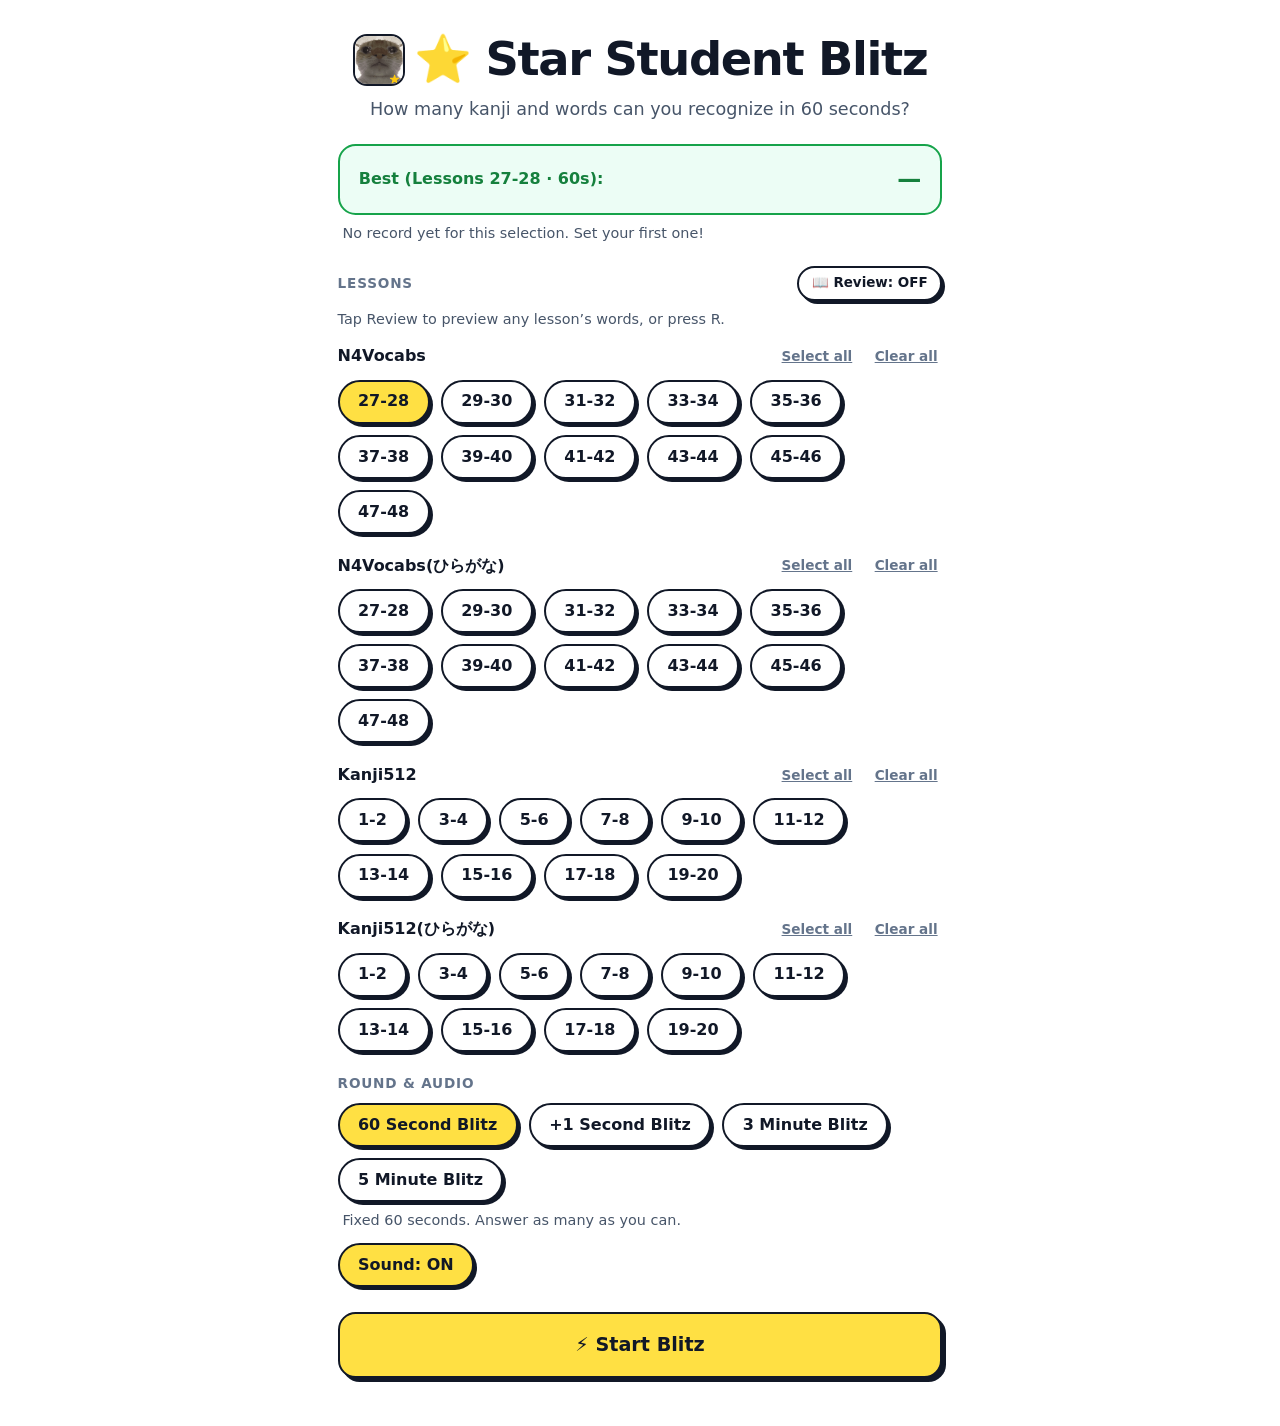
<file: index.html>
<!doctype html>
<html lang="en">
<head>
<meta charset="utf-8">
<meta name="viewport" content="width=device-width, initial-scale=1, viewport-fit=cover">
<title>Star Student Blitz</title>
<meta name="theme-color" content="#ffe043">
<meta name="apple-mobile-web-app-capable" content="yes">
<meta name="apple-mobile-web-app-title" content="Star Student Blitz">
<meta name="apple-mobile-web-app-status-bar-style" content="default">
<meta name="mobile-web-app-capable" content="yes">
<link rel="manifest" href="./manifest.webmanifest">
<link rel="apple-touch-icon" sizes="180x180" href="./icons/apple-touch-icon-180.png">
<link rel="icon" sizes="192x192" type="image/png" href="./icons/icon-192.png">
<link rel="icon" href="./favicon.ico" sizes="any">
<link rel="stylesheet" href="./styles.css">
</head>
<body>
<noscript><p style="padding:1rem;text-align:center">Star Student Blitz needs JavaScript enabled.</p></noscript>
<main>

<section id="setup">
  <h1 class="brand"><img src="./icons/apple-touch-icon-180.png" alt="" width="52" height="52"><span>⭐ Star Student Blitz</span></h1>
  <p class="sub" id="sub"></p>
  <div class="best"><span id="bestLbl">Best:</span><b id="bestPts">—</b></div>
  <p class="bestsub" id="bestSub"></p>

  <div class="lbl"><span>Lessons</span><button class="chip review-toggle" id="reviewBtn" type="button" aria-pressed="false" aria-controls="peek">📖 Review: OFF</button></div>
  <p class="bestsub review-hint" id="rvHint" role="status"></p>
  <div id="chips"></div>

  <div class="lbl"><span>Round &amp; audio</span></div>
  <div class="row" id="modes"></div>
  <p class="bestsub" id="modeNote"></p>
  <div class="row" style="margin-top:.8rem"><button class="chip" id="snd" aria-pressed="true">Sound: ON</button></div>

  <button class="btn y go" id="start">⚡ Start Blitz</button>

  <div id="histWrap"><div class="lbl"><span>Recent rounds</span><button class="link" id="reset">Reset records</button></div><ul class="hist" id="hist"></ul></div>
</section>

<section id="play" hidden>
  <div class="hud">
    <div class="tm" id="tmBox"><small>Time</small><b id="tm">60</b><span class="pop tp" id="tpop">+1s</span></div>
    <div class="sc"><small>Score</small><b id="sc">0</b></div>
    <div class="streak" id="stk">Streak 0</div>
  </div>
  <div class="bar"><i id="bar"></i></div>
  <div class="card"><span class="pop" id="pop"></span><div class="kanji" id="k" lang="ja"></div><p class="ask">What does it mean?</p></div>
  <div class="opts" id="opts" aria-live="polite"></div>
  <p style="margin:1.2rem 0 0;display:flex;justify-content:center;gap:1.6rem"><button class="link" id="pz">Pause (Esc)</button><button class="link" id="quit">End round</button></p>
</section>

<section id="result" hidden>
  <div class="big"><div id="nb"></div><small style="color:var(--label);font-weight:800">TIME’S UP · FINAL SCORE</small><b id="rs">0</b><span id="rl" style="color:var(--muted);font-weight:700"></span></div>
  <div class="stats" id="rstats"></div>
  <div id="missWrap"><div class="lbl"><span id="missTitle">Review wrong answers</span></div><ul class="miss" id="miss"></ul></div>
  <div class="two"><button class="btn y" id="again">⚡ Play again</button><button class="btn" id="back">Change lessons</button></div>
</section>

</main>
<div class="peek" id="peek" hidden role="dialog" aria-label="Lesson word review"></div>
<div class="ov" id="pause" hidden role="dialog" aria-modal="true" aria-label="Paused">
  <div class="pm"><h2>⏸ Paused</h2><p>The timer is stopped.</p>
    <button class="btn y" id="resume">▶ Resume</button>
    <button class="btn" id="restart">↻ Restart</button>
    <button class="btn" id="home">⌂ Main page</button>
    <small>Press Esc to resume</small></div>
</div>
<script src="./data.js"></script>
<script src="./app.js"></script>
</body>
</html>
</file>
<file: styles.css>
:root{--bg:#fff;--surface:#fff;--ink:#111827;--muted:#475569;--label:#64748b;--line:#111827;--shadow:#111827;--yellow:#ffe043;--on-y:#111827;--good:#15803d;--good-bg:#ecfdf5;--good-line:#16a34a;--bad:#b91c1c;--bad-bg:#fee2e2;--warn-bg:#fef3c7;--warn:#92400e;--warn-line:#d97706;box-sizing:border-box;padding-top:env(safe-area-inset-top,0px);padding-bottom:env(safe-area-inset-bottom,0px)}
@media (prefers-color-scheme:dark){:root:not([data-theme="light"]){--bg:#0b1220;--surface:#131c2e;--ink:#f1f5f9;--muted:#cbd5e1;--label:#94a3b8;--line:#e2e8f0;--shadow:#e2e8f0;--good:#4ade80;--good-bg:#052e1b;--good-line:#22c55e;--bad:#fca5a5;--bad-bg:#450a0a;--warn-bg:#422006;--warn:#fcd34d;--warn-line:#f59e0b}}
:root[data-theme="dark"]{--bg:#0b1220;--surface:#131c2e;--ink:#f1f5f9;--muted:#cbd5e1;--label:#94a3b8;--line:#e2e8f0;--shadow:#e2e8f0;--good:#4ade80;--good-bg:#052e1b;--good-line:#22c55e;--bad:#fca5a5;--bad-bg:#450a0a;--warn-bg:#422006;--warn:#fcd34d;--warn-line:#f59e0b}
*,*::before,*::after{box-sizing:inherit}
html,body{margin:0}
html{-webkit-text-size-adjust:100%}
body{background:var(--bg);color:var(--ink);font:16px/1.4 "Segoe UI",system-ui,-apple-system,"Hiragino Sans","Yu Gothic",sans-serif;min-height:100%}
main{max-width:640px;margin:0 auto;padding:1.5rem 1.1rem 3rem}
[hidden]{display:none!important}
h1{font-size:clamp(2rem,8vw,2.9rem);font-weight:900;letter-spacing:-.03em;text-align:center;margin:.2rem 0 .3rem}
.brand{display:flex;align-items:center;justify-content:center;flex-wrap:wrap;gap:.6rem}
.brand img{width:52px;height:52px;object-fit:cover;border:2.5px solid var(--line);border-radius:14px;flex:none}
.sub{text-align:center;color:var(--muted);font-size:1.1rem;margin:0 0 1.4rem}
.lbl{color:var(--label);font-weight:800;font-size:.85rem;letter-spacing:.06em;text-transform:uppercase;margin:1.4rem 0 .6rem;display:flex;justify-content:space-between;align-items:center;gap:.5rem}
.lbl .mini{display:flex;gap:.9rem}
.part{display:flex;justify-content:space-between;align-items:center;gap:.5rem;margin:1.1rem 0 .55rem;font-weight:800;color:var(--ink)}.part:first-child{margin-top:0}.part .mini{display:flex;gap:.8rem}.part .link{font-size:.85rem}
.row{display:flex;flex-wrap:wrap;gap:.7rem}
button{font:inherit;color:inherit;cursor:pointer;touch-action:manipulation}
.chip,.btn{border:2.5px solid var(--line);border-radius:999px;background:var(--surface);color:var(--ink);font-weight:800;padding:.55rem 1.15rem;box-shadow:3px 3px 0 var(--shadow);transition:transform .08s,box-shadow .08s}
.chip:active,.btn:active,.opt:active{transform:translate(2px,2px);box-shadow:1px 1px 0 var(--shadow)}
.chip[aria-pressed="true"],.btn.y{background:var(--yellow);color:var(--on-y)}
.btn.pill{border-color:var(--warn-line);background:var(--warn-bg);color:var(--warn);box-shadow:none;cursor:default}
.btn.go{display:flex;width:100%;justify-content:center;gap:.6rem;border-radius:1.1rem;padding:1.1rem;font-size:1.2rem;margin-top:1.6rem;box-shadow:4px 4px 0 var(--shadow)}
.btn.go:disabled{opacity:.45;cursor:not-allowed}
.link{background:none;border:0;color:var(--label);font-weight:700;text-decoration:underline;padding:.3rem}
:focus-visible{outline:3px solid #2563eb;outline-offset:3px}
.best{display:flex;justify-content:space-between;align-items:center;gap:1rem;border:2.5px solid var(--good-line);background:var(--good-bg);color:var(--good);border-radius:1.1rem;padding:1.05rem 1.2rem;font-weight:800;box-shadow:0 0 0 0}
.best b{font-size:1.5rem;white-space:nowrap}
.bestsub{color:var(--muted);font-size:.9rem;margin:.5rem .3rem 0}
.hist{list-style:none;margin:0;padding:0;display:grid;gap:.4rem}
.hist li{display:flex;justify-content:space-between;gap:1rem;border-bottom:1.5px dashed var(--label);padding:.35rem 0;color:var(--muted);font-size:.95rem}
.hist b{color:var(--ink)}
/* play */
.hud{display:grid;grid-template-columns:auto 1fr auto;gap:1rem;align-items:end;margin-bottom:.7rem}
.hud small{display:block;color:var(--label);font-weight:800;font-size:.75rem;text-transform:uppercase;letter-spacing:.06em}
.hud b{font-size:2rem;font-weight:900;line-height:1;font-variant-numeric:tabular-nums}
.hud .sc{text-align:center}
.hud .tm.low b{color:var(--bad)}
.streak{border:2.5px solid var(--line);border-radius:999px;padding:.35rem .8rem;font-weight:800;background:var(--surface);white-space:nowrap}
.streak.hot{background:var(--yellow);color:var(--on-y)}
.bar{height:14px;border:2.5px solid var(--line);border-radius:99px;overflow:hidden;background:var(--surface)}
.bar i{display:block;height:100%;width:100%;background:var(--yellow);transform-origin:left}
.card{position:relative;border:2.5px solid var(--line);border-radius:1.4rem;background:var(--surface);box-shadow:5px 5px 0 var(--shadow);text-align:center;padding:2rem 1rem 1.4rem;margin:1.2rem 0}
.kanji{font-family:"Hiragino Sans","Yu Gothic","Noto Sans JP","Meiryo",sans-serif;font-weight:700;font-size:clamp(3rem,15vw,5.5rem);line-height:1.15;overflow-wrap:anywhere}
.kanji.long{font-size:clamp(2.2rem,10vw,3.8rem)}
.ask{margin:.6rem 0 0;color:var(--label);font-weight:700;font-size:.9rem}
.pop{position:absolute;right:1rem;top:.7rem;font-weight:900;color:var(--good);opacity:0;pointer-events:none}
.pop.show{animation:pop .7s ease-out}
@keyframes pop{0%{opacity:1;transform:translateY(6px)}100%{opacity:0;transform:translateY(-14px)}}
.opts{display:grid;grid-template-columns:1fr 1fr;gap:.8rem}
@media(max-width:430px){.opts{grid-template-columns:1fr}}
.opt{display:flex;gap:.7rem;align-items:center;text-align:left;border:2.5px solid var(--line);border-radius:1rem;background:var(--surface);color:var(--ink);font-weight:800;font-size:1.05rem;padding:.95rem 1rem;box-shadow:3px 3px 0 var(--shadow);min-height:3.6rem}
.opt kbd{flex:none;display:grid;place-items:center;width:1.7rem;height:1.7rem;border:2px solid var(--line);border-radius:.45rem;font:800 .8rem inherit;font-family:inherit}
.opt.good{background:var(--good-bg);border-color:var(--good-line);color:var(--good)}
.opt.bad{background:var(--bad-bg);border-color:var(--bad);color:var(--bad)}
.opt:disabled{cursor:default}
.opt.kana{font-family:"Hiragino Sans","Yu Gothic","Noto Sans JP","Meiryo",sans-serif;font-size:1.25rem}
/* result */
.big{text-align:center;margin:1rem 0}
.big b{display:block;font-size:clamp(3rem,16vw,4.6rem);font-weight:900;letter-spacing:-.03em;line-height:1}
.newbest{background:var(--yellow);color:var(--on-y);border:2.5px solid var(--line);border-radius:999px;font-weight:900;padding:.5rem 1.2rem;display:inline-block;box-shadow:3px 3px 0 var(--shadow);margin-bottom:.8rem}
.stats{display:grid;grid-template-columns:repeat(5,1fr);gap:.6rem;margin:1.2rem 0}
.stats div{border:2.5px solid var(--line);border-radius:1rem;padding:.7rem .3rem;text-align:center;background:var(--surface)}
.stats b{display:block;font-size:1.5rem;font-weight:900}
.stats small{color:var(--label);font-weight:700;font-size:.78rem;white-space:nowrap}
@media(max-width:430px){.stats{grid-template-columns:1fr 1fr}.stats div:last-child{grid-column:span 2}}
.miss{list-style:none;padding:0;margin:0;display:grid;gap:.5rem}
.miss li{display:flex;align-items:baseline;gap:.9rem;border:2px solid var(--line);border-radius:.9rem;padding:.55rem .9rem;background:var(--surface)}
.miss .kanji{font-size:1.6rem;min-width:4.5rem}
.miss span{color:var(--muted);font-weight:700}.miss span b{color:var(--good);font-size:1.05rem}.miss span small{color:var(--bad);font-weight:600;font-size:.85rem}
.two{display:grid;grid-template-columns:1fr 1fr;gap:.8rem;margin-top:1.4rem}
.two .btn{border-radius:1rem;padding:.9rem}
.review-toggle{font-size:.84rem;letter-spacing:0;text-transform:none;padding:.4rem .8rem;white-space:nowrap}
.review-hint{margin:-.1rem 0 .8rem!important}
.review-toggle[aria-pressed="true"]{background:var(--yellow);color:var(--on-y)}
.peek-close{border:2px solid var(--line);background:var(--surface);color:var(--ink);border-radius:.65rem;min-width:38px;min-height:38px;font-size:1.3rem;font-weight:900;line-height:1;flex:none}
.peek h3{align-items:center}
.peek h3 .peek-heading{display:flex;align-items:baseline;gap:.5rem;flex-wrap:wrap}
.peek{position:fixed;z-index:15;width:min(440px,calc(100vw - 24px));max-height:min(60vh,420px);overflow-y:auto;overscroll-behavior:contain;-webkit-overflow-scrolling:touch;border:2.5px solid var(--line);border-radius:1.1rem;background:var(--surface);box-shadow:5px 5px 0 var(--shadow);padding:.8rem .9rem}
.peek h3{position:sticky;top:-.8rem;z-index:2;margin:-.8rem -.9rem .4rem;padding:.8rem .9rem .45rem;background:var(--surface);border-bottom:2px solid var(--line);font-size:1rem;font-weight:900;display:flex;justify-content:space-between;gap:1rem}.peek h3 span{color:var(--label);font-weight:700;font-size:.85rem}
.peek ul{list-style:none;margin:0;padding:0}
.peek li{display:grid;grid-template-columns:var(--c1,4rem) minmax(0,1.15fr) minmax(0,1fr);column-gap:.9rem;align-items:baseline;border-bottom:1.5px dashed var(--label);padding:.3rem 0;min-width:0}
.peek li .kanji{font-size:1.25rem}
.peek li .rd{font-weight:700;overflow-wrap:anywhere}
.peek li .en{color:var(--muted);font-weight:700;font-size:.9rem;overflow-wrap:anywhere}
.peek li .gap{color:var(--label);font-weight:600}
.peek li.rv-head{border-bottom:2px solid var(--line);color:var(--label);font-size:.72rem;font-weight:800;padding:.15rem 0}
@media(max-width:520px){.peek li{grid-template-columns:var(--c1,4rem) minmax(0,1fr)}.peek li .kanji{grid-row:span 2}.peek li .en{grid-column:2}.peek li.rv-head{display:none}}
@media (hover:none), (max-width:650px){.peek{left:12px!important;right:12px;top:auto!important;bottom:calc(12px + env(safe-area-inset-bottom,0px));width:auto;max-width:640px;margin-inline:auto;max-height:min(70vh,550px);max-height:min(70dvh,550px)}}
.tm{position:relative}.pop.tp{left:100%;right:auto;top:0;margin-left:.4rem;white-space:nowrap}
.ov{position:fixed;inset:0;z-index:20;display:grid;place-items:center;background:var(--bg);padding:1.2rem}
.pm{width:min(380px,100%);border:2.5px solid var(--line);border-radius:1.4rem;background:var(--surface);box-shadow:6px 6px 0 var(--shadow);padding:1.5rem;display:grid;gap:.8rem;text-align:center}
.pm h2{margin:0;font-size:1.8rem;font-weight:900}.pm p{margin:0 0 .3rem;color:var(--muted)}.pm small{color:var(--label);font-weight:700}
.pm .btn{border-radius:1rem;padding:.9rem;font-size:1.05rem}
@media(prefers-reduced-motion:reduce){.pop.show{animation:none;opacity:1}.chip,.btn{transition:none}}
</file>
